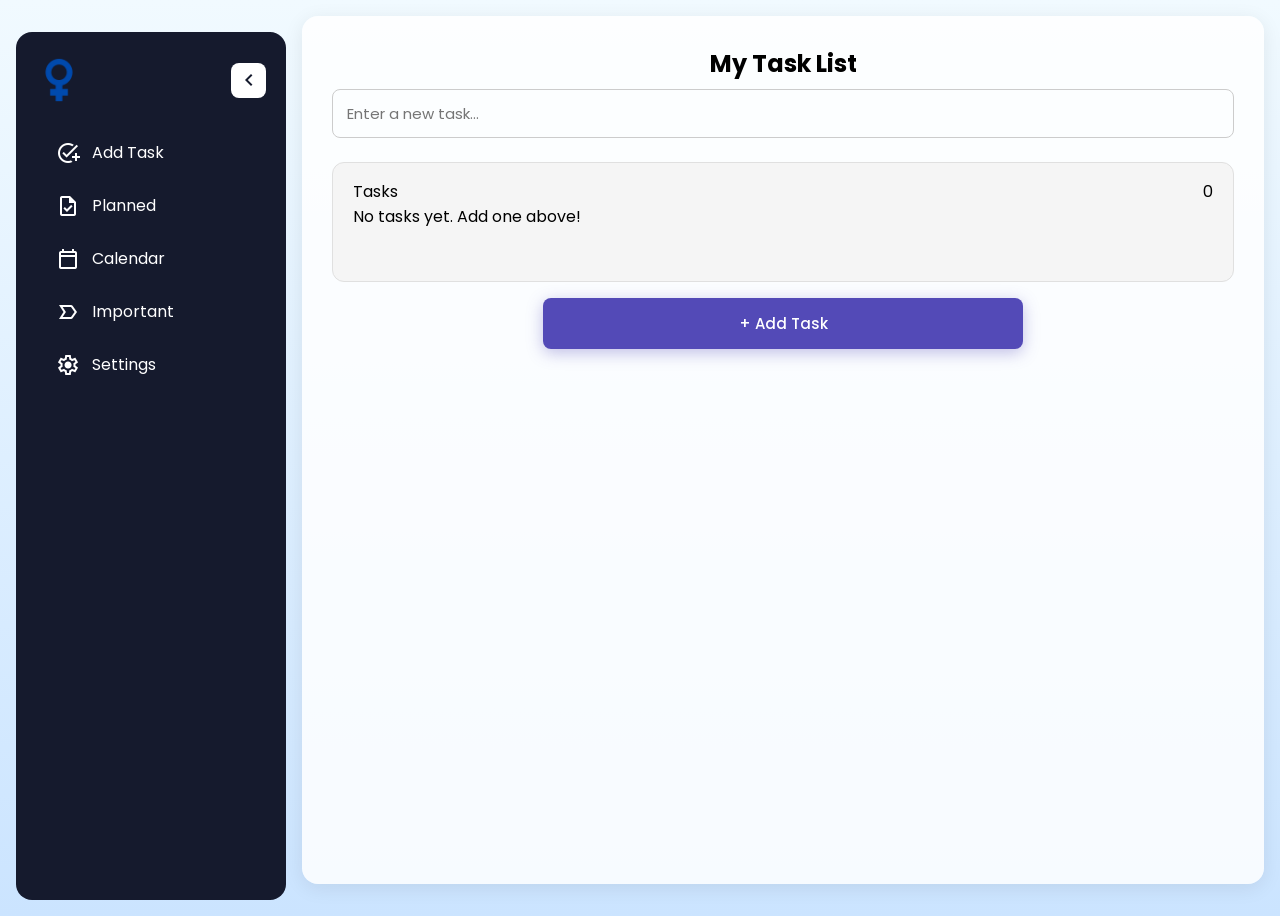
<file: index.html>
<!DOCTYPE html>
<html lang="en">
<head>
    <meta charset="UTF-8">
    <meta name="viewport" content="width=device-width, initial-scale=1.0">
    <title>Task Dashboard</title>
    
    <!-- ✅ Load BOTH stylesheets -->
    <link rel="stylesheet" href="css/nav.css">
    <link rel="stylesheet" href="css/style.css">
    
    <!-- Google Icons -->
    <link rel="stylesheet" href="https://fonts.googleapis.com/css2?family=Material+Symbols+Outlined:opsz,wght,FILL,GRAD@24,400,0,0" />
</head>
<body>

    <!-- ✅ Sidebar Navigation -->
    <aside class="sidebar">
        <header class="sidebar-header">
            <a href="" class="logo">
                <img src="img/Site Icon.png" alt="Logo">
            </a>
            
            <!-- ✅ Toggle button to collapse/expand sidebar -->
            <button class="toggle sidebar-toggle" aria-label="Collapse sidebar">
                <span class="material-symbols-outlined">chevron_left</span>
            </button>
            
            <!-- ✅ Mobile menu toggle -->
            <button class="toggle menu-toggle" aria-label="Toggle menu">
                <span class="material-symbols-outlined">menu</span>
            </button>
        </header>

        <nav class="sidebar-nav">
            <!-- Primary Nav -->
            <ul class="nav-list primary-nav">
                <li class="nav-item">
                    <a class="nav-link" href="index.html">
                        <span class="nav-icon material-symbols-outlined">add_task</span>
                        <span class="nav-label">Add Task</span>
                    </a>
                    <span class="nav-tooltip">Add Task</span>
                </li>
                <li class="nav-item">
                    <a class="nav-link" href="pages/planned.html">
                        <span class="nav-icon material-symbols-outlined">task</span>
                        <span class="nav-label">Planned</span>
                    </a>
                    <span class="nav-tooltip">Planned</span>
                </li>
                <li class="nav-item">
                    <a class="nav-link" href="pages/calendar.html">
                        <span class="nav-icon material-symbols-outlined">calendar_today</span>
                        <span class="nav-label">Calendar</span>
                    </a>
                    <span class="nav-tooltip">Calendar</span>
                </li>
                <li class="nav-item">
                    <a class="nav-link" href="#">
                        <span class="nav-icon material-symbols-outlined">label_important</span>
                        <span class="nav-label">Important</span>
                    </a>
                    <span class="nav-tooltip">Important</span>
                </li>
                <li class="nav-item">
                    <a class="nav-link" href="pages/settings.html">
                        <span class="nav-icon material-symbols-outlined">settings</span>
                        <span class="nav-label">Settings</span>
                    </a>
                    <span class="nav-tooltip">Settings</span>
                </li>
            </ul>

        </nav>
    </aside>

    <!-- ✅ Main Content -->
    <main class="main-content">
    
        <!-- HTML -->
<div class="wrapper planned">
  <h2>My Task List</h2>

  <div id="addtask">
    <input type="text" id="taskInput" placeholder="Enter a new task..." />
  </div>

  <!-- Tasks Display Section -->
  <div class="task-section">
    <div class="task-section-header">
      <span class="task-section-title">Tasks</span>
      <span class="task-count" id="taskCount">0</span>
    </div>
    <ul id="taskList"></ul>
    <p id="emptyMsg">No tasks yet. Add one above!</p>
  </div>
</div>
 <button id="addTaskButton" onclick="addTask()">+ Add Task</button>
    </main>

    <script src="js/script.js"></script>
</body>
</file>
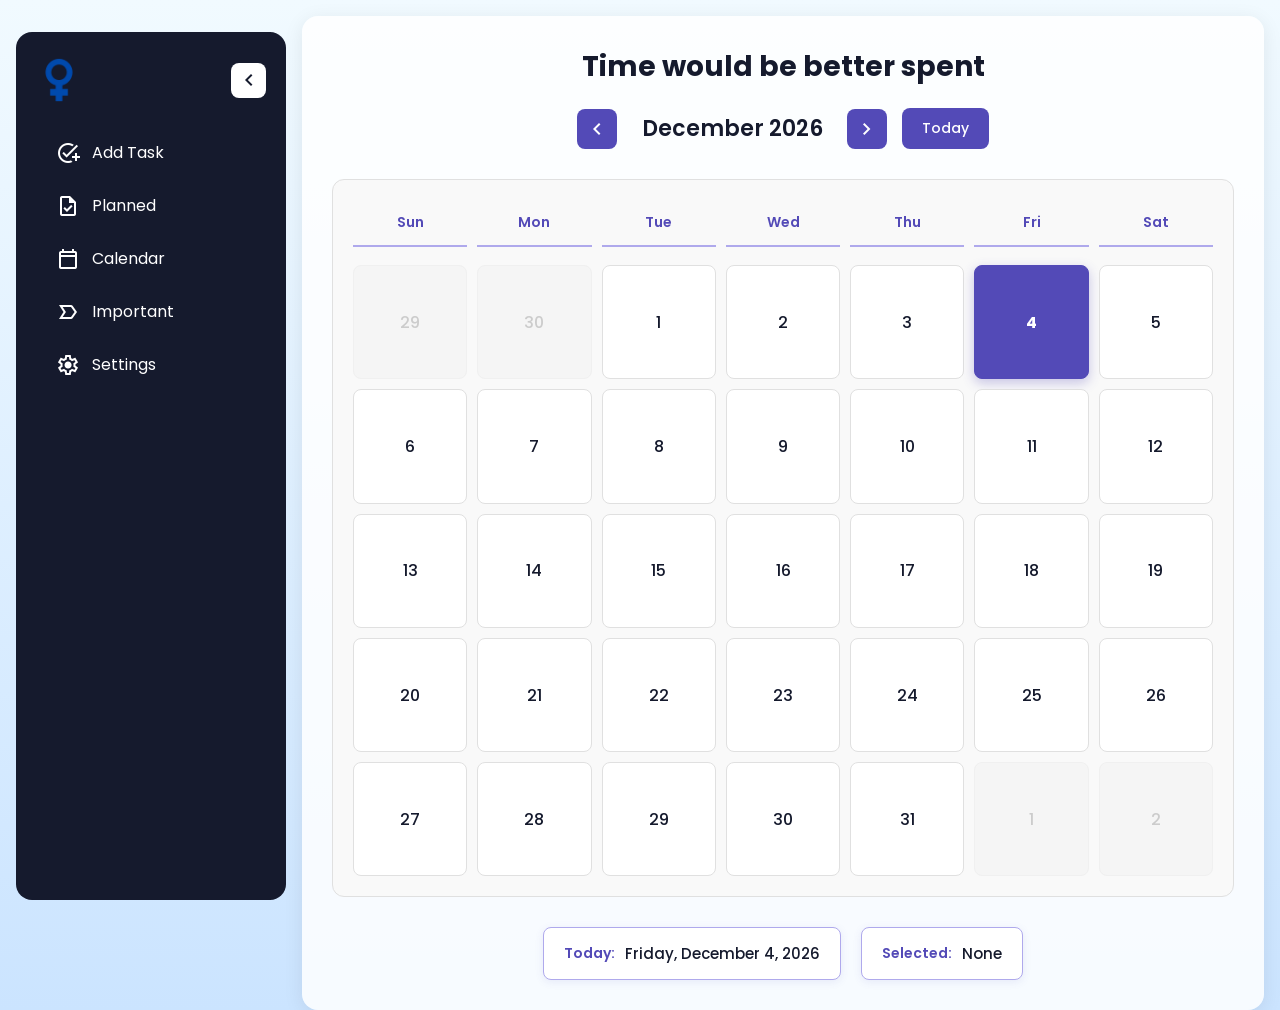
<file: pages/calendar.html>
<!DOCTYPE html>
<html lang="en">
<head>
    <meta charset="UTF-8">
    <meta name="viewport" content="width=device-width, initial-scale=1.0">
    <title>Calendar - Task Dashboard</title>
    
    <!-- Load stylesheets -->
    <link rel="stylesheet" href="../css/nav.css">
    <link rel="stylesheet" href="../css/style.css">
    <link rel="stylesheet" href="../css/calendar.css">
    
    <!-- Google Icons -->
    <link rel="stylesheet" href="https://fonts.googleapis.com/css2?family=Material+Symbols+Outlined:opsz,wght,FILL,GRAD@24,400,0,0" />
</head>
<body>

    <!-- ✅ Sidebar Navigation (same as index.html) -->
    <aside class="sidebar">
        <header class="sidebar-header">
            <a href="../index.html" class="logo">
                <img src="../img/Site Icon.png" alt="Logo">
            </a>
            
            <!-- Toggle button to collapse/expand sidebar -->
            <button class="toggle sidebar-toggle" aria-label="Collapse sidebar">
                <span class="material-symbols-outlined">chevron_left</span>
            </button>
            
            <!-- Mobile menu toggle -->
            <button class="toggle menu-toggle" aria-label="Toggle menu">
                <span class="material-symbols-outlined">menu</span>
            </button>
        </header>

        <nav class="sidebar-nav">
            <ul class="nav-list primary-nav">
                <li class="nav-item">
                    <a class="nav-link" href="../index.html">
                        <span class="nav-icon material-symbols-outlined">add_task</span>
                        <span class="nav-label">Add Task</span>
                    </a>
                    <span class="nav-tooltip">Add Task</span>
                </li>
                <li class="nav-item">
                    <a class="nav-link" href="planned.html">
                        <span class="nav-icon material-symbols-outlined">task</span>
                        <span class="nav-label">Planned</span>
                    </a>
                    <span class="nav-tooltip">Planned</span>
                </li>
                <li class="nav-item">
                    <a class="nav-link" href="calendar.html">
                        <span class="nav-icon material-symbols-outlined">calendar_today</span>
                        <span class="nav-label">Calendar</span>
                    </a>
                    <span class="nav-tooltip">Calendar</span>
                </li>
                <li class="nav-item">
                    <a class="nav-link" href="#">
                        <span class="nav-icon material-symbols-outlined">label_important</span>
                        <span class="nav-label">Important</span>
                    </a>
                    <span class="nav-tooltip">Important</span>
                </li>
                <li class="nav-item">
                    <a class="nav-link" href="settings.html">
                        <span class="nav-icon material-symbols-outlined">settings</span>
                        <span class="nav-label">Settings</span>
                    </a>
                    <span class="nav-tooltip">Settings</span>
                </li>
            </ul>
        </nav>
    </aside>

    <!-- ✅ Main Content -->
    <main class="main-content">
        <h2 class="calendar-title">Time would be better spent</h2>
        
        <!-- Calendar Controls -->
        <div class="calendar-controls">
            <button id="prevMonth" class="month-nav-btn" aria-label="Previous month">
                <span class="material-symbols-outlined">chevron_left</span>
            </button>
            
            <div class="month-year-display">
                <h3 id="currentMonthYear"></h3>
            </div>
            
            <button id="nextMonth" class="month-nav-btn" aria-label="Next month">
                <span class="material-symbols-outlined">chevron_right</span>
            </button>
            
            <button id="todayBtn" class="today-btn">Today</button>
        </div>

        <!-- Calendar Grid -->
        <div class="calendar-grid">
            <!-- Day headers -->
            <div class="day-header">Sun</div>
            <div class="day-header">Mon</div>
            <div class="day-header">Tue</div>
            <div class="day-header">Wed</div>
            <div class="day-header">Thu</div>
            <div class="day-header">Fri</div>
            <div class="day-header">Sat</div>

            <!-- Calendar dates will be injected here by JS -->
            <div id="calendarDates"></div>
        </div>

        <!-- Quick Info Section -->
        <div class="calendar-info">
            <div class="info-box">
                <span class="info-label">Today:</span>
                <span class="info-value" id="todayDate"></span>
            </div>
            <div class="info-box">
                <span class="info-label">Selected:</span>
                <span class="info-value" id="selectedDate">None</span>
            </div>
        </div>
    </main>

    <script src="../js/calendar.js"></script>
</body>
</html>
</file>
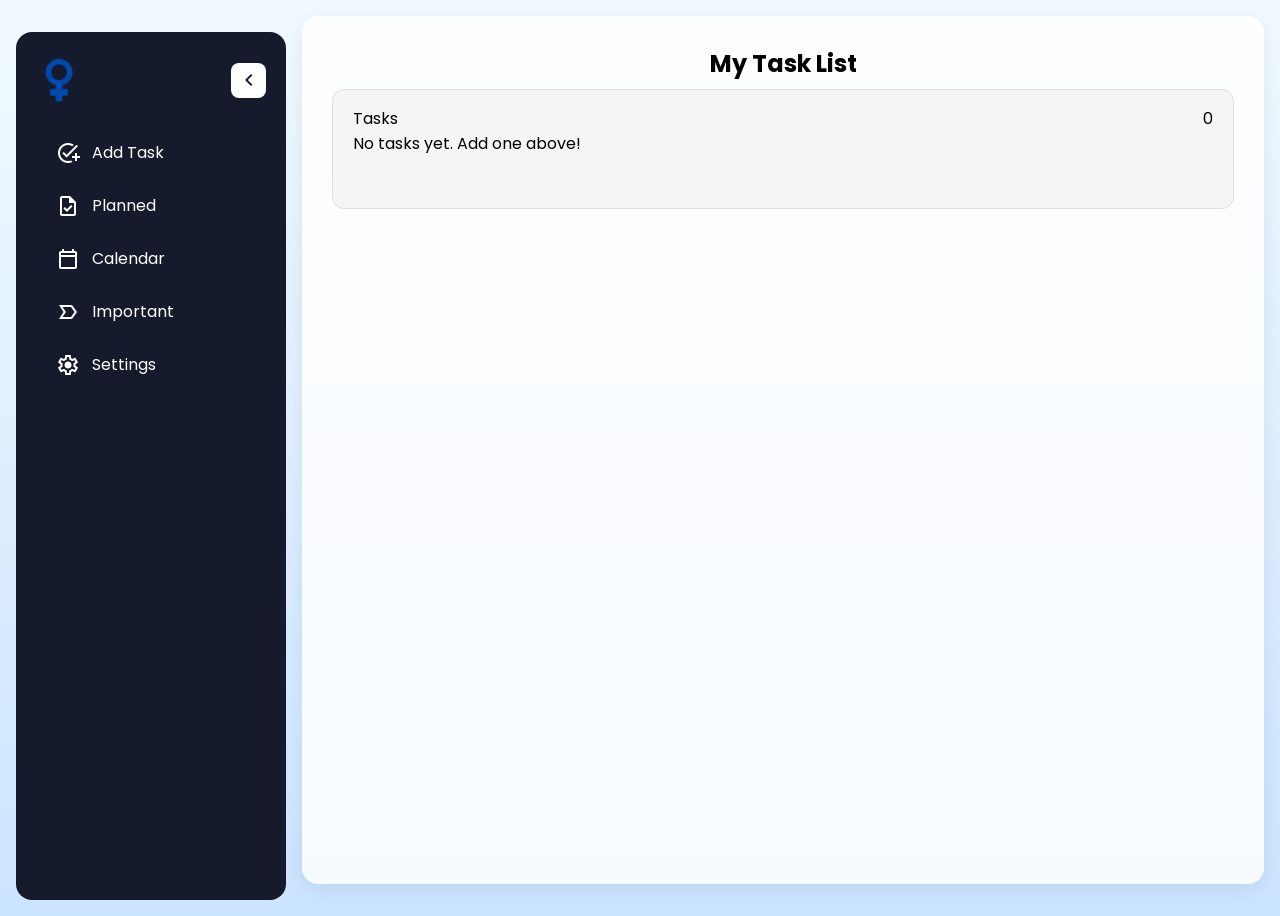
<file: pages/planned.html>
<!DOCTYPE html>
<html lang="en">
<head>
    <meta charset="UTF-8">
    <meta name="viewport" content="width=device-width, initial-scale=1.0">
    <title>Task Dashboard</title>
    
    <!-- ✅ Load BOTH stylesheets -->
    <link rel="stylesheet" href="../css/nav.css">
    <link rel="stylesheet" href="../css/style.css">
    
    <!-- Google Icons -->
    <link rel="stylesheet" href="https://fonts.googleapis.com/css2?family=Material+Symbols+Outlined:opsz,wght,FILL,GRAD@24,400,0,0" />
</head>
<body>

    <!-- ✅ Sidebar Navigation -->
    <aside class="sidebar">
        <header class="sidebar-header">
            <a href="" class="logo">
                <img src="../img/Site Icon.png" alt="Logo">
            </a>
            
            <!-- ✅ Toggle button to collapse/expand sidebar -->
            <button class="toggle sidebar-toggle" aria-label="Collapse sidebar">
                <span class="material-symbols-outlined">chevron_left</span>
            </button>
            
            <!-- ✅ Mobile menu toggle -->
            <button class="toggle menu-toggle" aria-label="Toggle menu">
                <span class="material-symbols-outlined">menu</span>
            </button>
        </header>

        <nav class="sidebar-nav">
            <!-- Primary Nav -->
            <ul class="nav-list primary-nav">
                <li class="nav-item">
                    <a class="nav-link" href="../index.html">
                        <span class="nav-icon material-symbols-outlined">add_task</span>
                        <span class="nav-label">Add Task</span>
                    </a>
                    <span class="nav-tooltip">Add Task</span>
                </li>
                <li class="nav-item">
                    <a class="nav-link" href="planned.html">
                        <span class="nav-icon material-symbols-outlined">task</span>
                        <span class="nav-label">Planned</span>
                    </a>
                    <span class="nav-tooltip">Planned</span>
                </li>
                <li class="nav-item">
                    <a class="nav-link" href="calendar.html">
                        <span class="nav-icon material-symbols-outlined">calendar_today</span>
                        <span class="nav-label">Calendar</span>
                    </a>
                    <span class="nav-tooltip">Calendar</span>
                </li>
                <li class="nav-item">
                    <a class="nav-link" href="#">
                        <span class="nav-icon material-symbols-outlined">label_important</span>
                        <span class="nav-label">Important</span>
                    </a>
                    <span class="nav-tooltip">Important</span>
                </li>
                <li class="nav-item">
                    <a class="nav-link" href="../pages/settings.html">
                        <span class="nav-icon material-symbols-outlined">settings</span>
                        <span class="nav-label">Settings</span>
                    </a>
                    <span class="nav-tooltip">Settings</span>
                </li>
            </ul>
        </nav>
    </aside>

    <!-- ✅ Main Content -->
    <main class="main-content">
    
        <!-- HTML -->
<div class="wrapper planned">
  <h2>My Task List</h2>


  <!-- Tasks Display Section -->
  <div class="task-section">
    <div class="task-section-header">
      <span class="task-section-title">Tasks</span>
      <span class="task-count" id="taskCount">0</span>
    </div>
    <ul id="taskList"></ul>
    <p id="emptyMsg">No tasks yet. Add one above!</p>
  </div>
</div>
    </main>

    <script src="../js/script.js"></script>
</body>
</file>
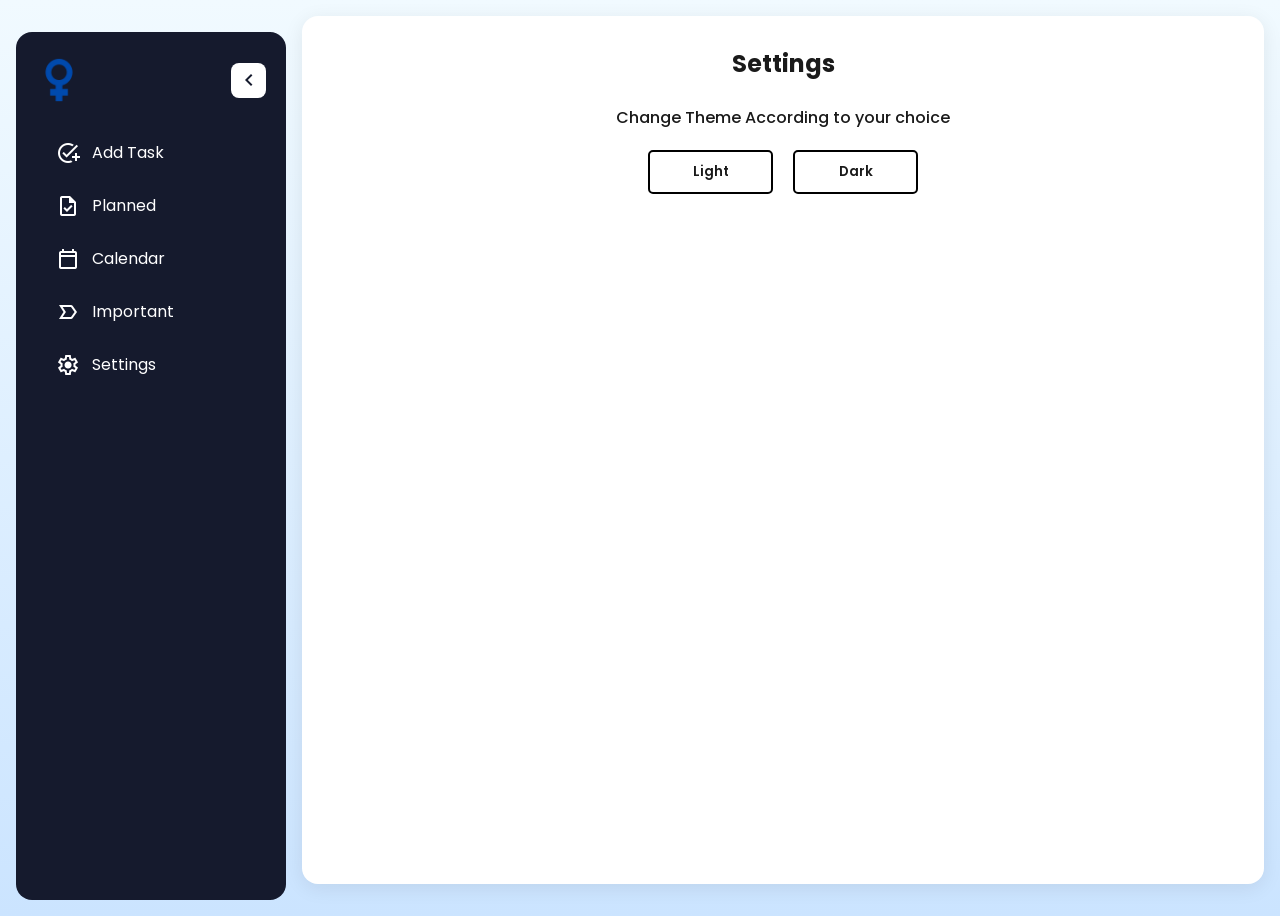
<file: pages/settings.html>
<!DOCTYPE html>
<html lang="en">
<head>
    <meta charset="UTF-8">
    <meta name="viewport" content="width=device-width, initial-scale=1.0">
    <title>Task Dashboard</title>
    
    <!-- ✅ Load BOTH stylesheets -->
    <link rel="stylesheet" href="../css/nav.css">
    <link rel="stylesheet" href="../css/style.css">    
    <!-- Google Icons -->
    <link rel="stylesheet" href="https://fonts.googleapis.com/css2?family=Material+Symbols+Outlined:opsz,wght,FILL,GRAD@24,400,0,0" />
</head>
<body>

    <!-- ✅ Sidebar Navigation -->
    <aside class="sidebar">
        <header class="sidebar-header">
            <a href="" class="logo">
                <img src="../img/Site Icon.png" alt="Logo">
            </a>
            
            <!-- ✅ Toggle button to collapse/expand sidebar -->
            <button class="toggle sidebar-toggle" aria-label="Collapse sidebar">
                <span class="material-symbols-outlined">chevron_left</span>
            </button>
            
            <!-- ✅ Mobile menu toggle -->
            <button class="toggle menu-toggle" aria-label="Toggle menu">
                <span class="material-symbols-outlined">menu</span>
            </button>
        </header>

        <nav class="sidebar-nav">
            <!-- Primary Nav -->
            <ul class="nav-list primary-nav">
                <li class="nav-item">
                    <a class="nav-link" href="../index.html">
                        <span class="nav-icon material-symbols-outlined">add_task</span>
                        <span class="nav-label">Add Task</span>
                    </a>
                    <span class="nav-tooltip">Add Task</span>
                </li>
                <li class="nav-item">
                    <a class="nav-link" href="planned.html">
                        <span class="nav-icon material-symbols-outlined">task</span>
                        <span class="nav-label">Planned</span>
                    </a>
                    <span class="nav-tooltip">Planned</span>
                </li>
                <li class="nav-item">
                    <a class="nav-link" href="calendar.html">
                        <span class="nav-icon material-symbols-outlined">calendar_today</span>
                        <span class="nav-label">Calendar</span>
                    </a>
                    <span class="nav-tooltip">Calendar</span>
                </li>
                <li class="nav-item">
                    <a class="nav-link" href="#">
                        <span class="nav-icon material-symbols-outlined">label_important</span>
                        <span class="nav-label">Important</span>
                    </a>
                    <span class="nav-tooltip">Important</span>
                </li>
                <li class="nav-item">
                    <a class="nav-link" href="settings.html">
                        <span class="nav-icon material-symbols-outlined">settings</span>
                        <span class="nav-label">Settings</span>
                    </a>
                    <span class="nav-tooltip">Settings</span>
                </li>
            </ul>
        </nav>
    </aside>

    <!-- ✅ Main Content -->
    <main class="main-content">
    <div class="wrapper planned">
        <h2>Settings</h2>
        <div class="settings-section">
            <h3>Change Theme According to your choice</h3>
            <div class="theme-options">
                <button class="theme-btn" id="btnLight">Light</button>
                <button class="theme-btn" id="btnDark">Dark</button>
            </div>
        </div>
    </div>         <!-- ← closes .wrapper -->
</main>

    <script src="../js/script.js"></script>
    <script src="../js/settings.js"></script>
</body>
</file>
<file: css/nav.css>
@import url('https://fonts.googleapis.com/css2?family=Poppins:wght@400;600;700&display=swap');

* {
    margin: 0;
    padding: 0;
    box-sizing: border-box;
    font-family: "Poppins", sans-serif;
}

body {
    min-height: 100vh;
    background: linear-gradient(#F1FAFF, #CBE4FF);
}

/* ===== SIDEBAR ===== */
.sidebar {
    background: #151A2d;
    width: 270px;
    position: fixed;
    margin: 16px;
    border-radius: 16px;
    height: calc(100vh - 32px);
    transition: width 0.4s ease;
    z-index: 100;
    overflow: visible;
}

.sidebar.collapsed {
    width: 95px;
}

.sidebar-header {
    position: relative;
    display: flex;
    align-items: center;
    justify-content: space-between;
    padding: 25px 20px;
}

.sidebar-header .logo img {
    width: 46px;
    height: 46px;
    display: block;
    object-fit: contain;
    border-radius: 50%;
}

.sidebar-header .toggle {
    height: 35px;
    width: 35px;
    border-radius: 8px;
    background: #fff;
    border: none;
    cursor: pointer;
    display: flex;
    align-items: center;
    justify-content: center;
    color: #151A2d;
    transition: 0.4s ease;
    flex-shrink: 0;
}

.sidebar-header .toggle:hover {
    background: #dde4fb;
}

.sidebar-header .menu-toggle {
    display: none;
}

.sidebar.collapsed .sidebar-toggle span {
    transform: rotate(180deg);
}

.sidebar-nav .nav-list {
    list-style: none;
    display: flex;
    flex-direction: column;
    gap: 4px;
    padding: 0 20px;
    transition: 0.4s ease;
}

.sidebar-nav .nav-link {
    color: white;
    text-decoration: none;
    display: flex;
    align-items: center;
    gap: 12px;
    padding: 12px 20px;
    transition: 0.4s ease;
    white-space: nowrap;
    border-radius: 8px;
}

.sidebar-nav .nav-link:hover {
    background: #dde4fb;
    color: #151A2d;
}

.sidebar.collapsed .nav-label {
    opacity: 0;
    pointer-events: none;
    display: none;
}

.sidebar-nav .nav-item {
    position: relative;
}

.sidebar-nav .nav-tooltip {
    position: absolute;
    top: 50%;
    left: calc(100% + 15px);
    transform: translateY(-50%);
    background: #fff;
    color: #151A2d;
    padding: 6px 12px;
    border-radius: 8px;
    white-space: nowrap;
    box-shadow: 0 5px 15px rgba(0,0,0,0.15);
    opacity: 0;
    pointer-events: none;
    transition: 0.2s ease;
    z-index: 101;
}

.sidebar.collapsed .nav-item:hover .nav-tooltip {
    opacity: 1;
    pointer-events: auto;
}

/* ===== MOBILE RESPONSIVE (≤728px) ===== */
@media (max-width: 728px) {
    .sidebar {
        width: 100%;
        height: 56px;
        position: fixed;
        top: 0;
        left: 0;
        margin: 0;
        border-radius: 0;
        z-index: 1000;
        transition: height 0.4s ease;
    }
    
    .sidebar-header {
        position: relative;
        top: 0;
        z-index: 20;
        background: #151A2d;
        padding: 8px 15px;
        border-radius: 0;
    }
    
    .sidebar-header .menu-toggle {
        display: flex;
        height: 30px;
        width: 30px;
    }
    
    .sidebar-header .sidebar-toggle {
        display: none;
    }
    
    .sidebar-header .logo img {
        width: 40px;
        height: 40px;
    }
    
    .sidebar-nav .nav-list {
        padding: 0 15px;
        max-height: 0;
        overflow: hidden;
        opacity: 0;
        pointer-events: none;
        transition: max-height 0.4s ease, opacity 0.3s ease;
    }
    
    .sidebar.menu-active {
        height: auto;
        min-height: 56px;
        max-height: 90vh;
        overflow-y: auto;
    }
    
    .sidebar.menu-active .nav-list {
        max-height: 1000px;
        opacity: 1;
        pointer-events: auto;
        padding: 15px;
    }
    
    .sidebar-nav .nav-link {
        gap: 10px;
        padding: 12px 15px;
        font-size: 0.94rem;
    }
    
    .sidebar-nav .nav-link .nav-icon {
        font-size: 1.37rem;
    }
    
    .sidebar-nav .nav-tooltip {
        display: none;
    }
}
</file>
<file: css/style.css>
/* ===== MAIN CONTENT ===== */
.main-content {
    margin-left: 302px;
    margin-right: 16px;
    margin-top: 16px;
    padding: 30px;
    background: rgba(255, 255, 255, 0.85);
    border-radius: 16px;
    box-shadow: 0 4px 20px rgba(0, 0, 0, 0.08);
    position: relative;
    z-index: 1;
    min-height: calc(100vh - 32px);
    transition: margin-left 0.4s ease,
                margin-right 0.4s ease,
                background-color 0.3s,
                color 0.3s;
}

/* ===== THEME MODES ===== */
.main-content.light {
    background-color: #ffffff;
    color: #1a1a1a;
}

.main-content.dark {
    background-color: #1a1a2e;
    color: #e0e0e0;
}

/* ===== SIDEBAR COLLAPSED ===== */
.sidebar.collapsed ~ .main-content {
    margin-left: 127px;
    margin-right: 32px;
}

/* ===== RESPONSIVE ===== */
@media (max-width: 728px) {
    .main-content {
        margin-left: 0;
        margin-right: 0;
        margin-top: 56px;
        min-height: auto;
        border-radius: 0;
    }

    .sidebar.collapsed ~ .main-content {
        margin-left: 0;
        margin-right: 0;
        margin-top: 56px;
    }
}

/* ===== SETTINGS SECTION ===== */
.settings-section {
    margin-top: 1.5rem;
}

.settings-section h3 {
    text-align: center;
    font-size: 16px;
    font-weight: 500;
    margin-bottom: 0.5rem;
}

/* ===== THEME BUTTONS ===== */
.theme-options {
    display: flex;
    gap: 10px;
    flex-wrap: wrap;
    align-items: center;
    justify-content: center;
}

.theme-btn {
    padding: 10px 8px;
    margin: 12px 5px;
    width: 125px;
    border: 2px solid black;
    border-radius: 5px;
    cursor: pointer;
    font-weight: 600;
    color: inherit;
    background: transparent;
    transition: background-color 0.3s, color 0.3s, border-color 0.3s;
}

.theme-btn.active {
    background-color: #534AB7;
    color: #ffffff;
    border-color: #534AB7;
}

/* ===== TASK SECTION ===== */
.planned h2 {
    text-align: center;
    margin-bottom: 8px;
}

#addtask {
    display: flex;
    flex-direction: column;
    gap: 10px;
    margin-bottom: 1.5rem;
}

#taskInput {
    width: 100%;
    padding: 12px 14px;
    font-size: 15px;
    border: 1.5px solid #ccc;
    border-radius: 8px;
    outline: none;
    background: inherit;
    color: inherit;
    transition: border-color 0.2s, background 0.3s, color 0.3s;
}

#taskInput:focus {
    border-color: #7F77DD;
}

/* ===== TASK SECTION HEADER ===== */
.task-section-header {
    display: flex;
    justify-content: space-between;
    align-items: center;
}

/* ===== ADD TASK BUTTON ===== */
#addTaskButton {
    position: sticky;
    bottom: 20px;
    display: block;
    width: 100%;
    max-width: 480px;
    margin: 1rem auto 0;
    padding: 14px;
    font-size: 15px;
    font-weight: 500;
    background: #534AB7;
    color: #fff;
    border: none;
    border-radius: 8px;
    cursor: pointer;
    box-shadow: 0 4px 16px rgba(83, 74, 183, 0.35);
    transition: background 0.2s, transform 0.1s;
}

#addTaskButton:hover  { background: #3C3489; }
#addTaskButton:active { transform: scale(0.98); }

/* ===== TASK LIST SECTION BOX ===== */
.task-section {
    background: #f5f5f5;
    border: 1px solid #e0e0e0;
    border-radius: 12px;
    padding: 1rem 1.25rem;
    min-height: 120px;
    transition: background 0.3s, border-color 0.3s;
}

/* ===== TASK LIST ITEMS ===== */
#taskList li {
    display: flex;
    align-items: center;
    gap: 12px;
    background: white;
    border: 1.5px solid #AFA9EC;
    border-radius: 12px;
    padding: 12px 16px;
    margin: 12px 16px;
    box-shadow: 0 4px 12px rgba(83, 74, 183, 0.12),
                0 1px 3px  rgba(83, 74, 183, 0.08);
    animation: slideIn 0.25s ease;
    transition: transform 0.2s, box-shadow 0.2s;
}

#taskList li:hover {
    transform: translateY(-2px);
    box-shadow: 0 8px 20px rgba(83, 74, 183, 0.18);
}

/* ===== BULLET POINT ===== */
.bullet {
    width: 10px;
    height: 10px;
    border-radius: 50%;
    background: #534AB7;
    flex-shrink: 0;
}

/* ===== SLIDE IN ANIMATION ===== */
@keyframes slideIn {
    from { opacity: 0; transform: translateY(8px); }
    to   { opacity: 1; transform: translateY(0); }
}

/* ===== DARK MODE OVERRIDES ===== */
.main-content.dark .task-section {
    background: #16213e;
    border-color: #333355;
}

.main-content.dark #taskList li {
    background: #1a1a2e;
    border-color: #534AB7;
    color: #e0e0e0;
    box-shadow: 0 4px 12px rgba(83, 74, 183, 0.25);
}

.main-content.dark #taskInput {
    border-color: #333355;
    background: #16213e;
    color: #e0e0e0;
}

.main-content.dark #taskInput:focus {
    border-color: #7F77DD;
}

.main-content.dark #taskInput::placeholder {
    color: #aaaaaa;
}

.main-content.dark .theme-btn {
    border-color: #aaaaaa;
    color: #e0e0e0;
}

.main-content.dark #addTaskButton {
    box-shadow: 0 4px 16px rgba(83, 74, 183, 0.5);
}
</file>
<file: css/calendar.css>
/* ===== CALENDAR STYLES ===== */
/* These styles work within .main-content and don't conflict with sidebar */

.calendar-title {
    text-align: center;
    margin-bottom: 20px;
    color: #151A2d;
    font-size: 28px;
    font-weight: 700;
}

/* ===== CALENDAR CONTROLS ===== */
.calendar-controls {
    display: flex;
    align-items: center;
    justify-content: center;
    gap: 15px;
    margin-bottom: 30px;
    flex-wrap: wrap;
}

.month-nav-btn {
    height: 40px;
    width: 40px;
    border-radius: 8px;
    background: #534AB7;
    color: white;
    border: none;
    cursor: pointer;
    display: flex;
    align-items: center;
    justify-content: center;
    transition: all 0.3s ease;
    font-size: 20px;
    flex-shrink: 0;
}

.month-nav-btn:hover {
    background: #3C3489;
    transform: scale(1.08);
}

.month-nav-btn:active {
    transform: scale(0.95);
}

.month-year-display {
    text-align: center;
    min-width: 200px;
}

#currentMonthYear {
    font-size: 22px;
    font-weight: 600;
    color: #151A2d;
    margin: 0;
}

.today-btn {
    padding: 10px 20px;
    background: #534AB7;
    color: white;
    border: none;
    border-radius: 8px;
    cursor: pointer;
    font-size: 14px;
    font-weight: 500;
    transition: all 0.3s ease;
    white-space: nowrap;
}

.today-btn:hover {
    background: #3C3489;
    transform: translateY(-2px);
}

.today-btn:active {
    transform: translateY(0);
}

/* ===== CALENDAR GRID ===== */
.calendar-grid {
    display: grid;
    grid-template-columns: repeat(7, 1fr);
    gap: 10px;
    margin-bottom: 30px;
    background: #f9f9f9;
    padding: 20px;
    border-radius: 12px;
    border: 1px solid #e0e0e0;
}

/* Day of week headers */
.day-header {
    text-align: center;
    font-weight: 600;
    color: #534AB7;
    padding: 12px 8px;
    font-size: 14px;
    border-bottom: 2px solid #AFA9EC;
    margin-bottom: 8px;
}

/* Individual date cells */
.calendar-date {
    aspect-ratio: 1 / 1;
    display: flex;
    align-items: center;
    justify-content: center;
    border-radius: 8px;
    cursor: pointer;
    background: white;
    border: 1.5px solid #e0e0e0;
    font-weight: 500;
    transition: all 0.2s ease;
    color: #151A2d;
}
#calendarDates {
    display: contents;
}
/* That's it! The JavaScript will still generate all the dates, but CSS will hide any dates after the 35th position (which keeps 5 rows). No JS changes needed. ✅ */
#calendarDates .calendar-date:nth-child(n+36) {
    display: none;
}
/* Other month dates (grayed out) */
.calendar-date.other-month {
    color: #ccc;
    cursor: default;
    background: #f5f5f5;
    border-color: #f0f0f0;
}

/* Current date */
.calendar-date.today {
    background: #534AB7;
    color: white;
    font-weight: 700;
    border-color: #534AB7;
    box-shadow: 0 4px 12px rgba(83, 74, 183, 0.3);
}

/* Hover effect */
.calendar-date:hover:not(.other-month) {
    transform: translateY(-3px);
    box-shadow: 0 6px 16px rgba(83, 74, 183, 0.2);
    border-color: #AFA9EC;
}

/* Selected date */
.calendar-date.selected {
    background: #AFA9EC;
    color: white;
    border-color: #534AB7;
    box-shadow: 0 4px 12px rgba(83, 74, 183, 0.25);
}

/* Hover on selected */
.calendar-date.selected:hover {
    background: #9d95d4;
}

/* Animation for date appearance */
@keyframes dateAppear {
    from {
        opacity: 0;
        transform: scale(0.9);
    }
    to {
        opacity: 1;
        transform: scale(1);
    }
}

.calendar-date {
    animation: dateAppear 0.3s ease;
}

/* ===== CALENDAR INFO SECTION ===== */
.calendar-info {
    display: flex;
    gap: 20px;
    margin-top: 20px;
    flex-wrap: wrap;
    justify-content: center;
}

.info-box {
    display: flex;
    align-items: center;
    gap: 10px;
    background: white;
    padding: 14px 20px;
    border-radius: 8px;
    border: 1.5px solid #AFA9EC;
    box-shadow: 0 2px 8px rgba(83, 74, 183, 0.1);
}

.info-label {
    font-weight: 600;
    color: #534AB7;
    font-size: 14px;
}

.info-value {
    color: #151A2d;
    font-weight: 500;
    font-size: 15px;
}

/* ===== RESPONSIVE MOBILE ===== */
@media (max-width: 728px) {
    .calendar-title {
        font-size: 24px;
        margin-bottom: 15px;
    }

    .calendar-controls {
        gap: 10px;
        margin-bottom: 20px;
    }

    .month-year-display {
        min-width: 150px;
    }

    #currentMonthYear {
        font-size: 18px;
    }

    .today-btn {
        padding: 8px 16px;
        font-size: 13px;
    }

    .calendar-grid {
        gap: 6px;
        padding: 15px;
        margin-bottom: 20px;
    }

    .day-header {
        font-size: 12px;
        padding: 8px 4px;
        margin-bottom: 4px;
    }

    .calendar-date {
        font-size: 13px;
        border-radius: 6px;
    }

    .calendar-info {
        gap: 10px;
        flex-direction: column;
    }

    .info-box {
        width: 100%;
        justify-content: space-between;
        padding: 12px 16px;
    }
}
</file>
